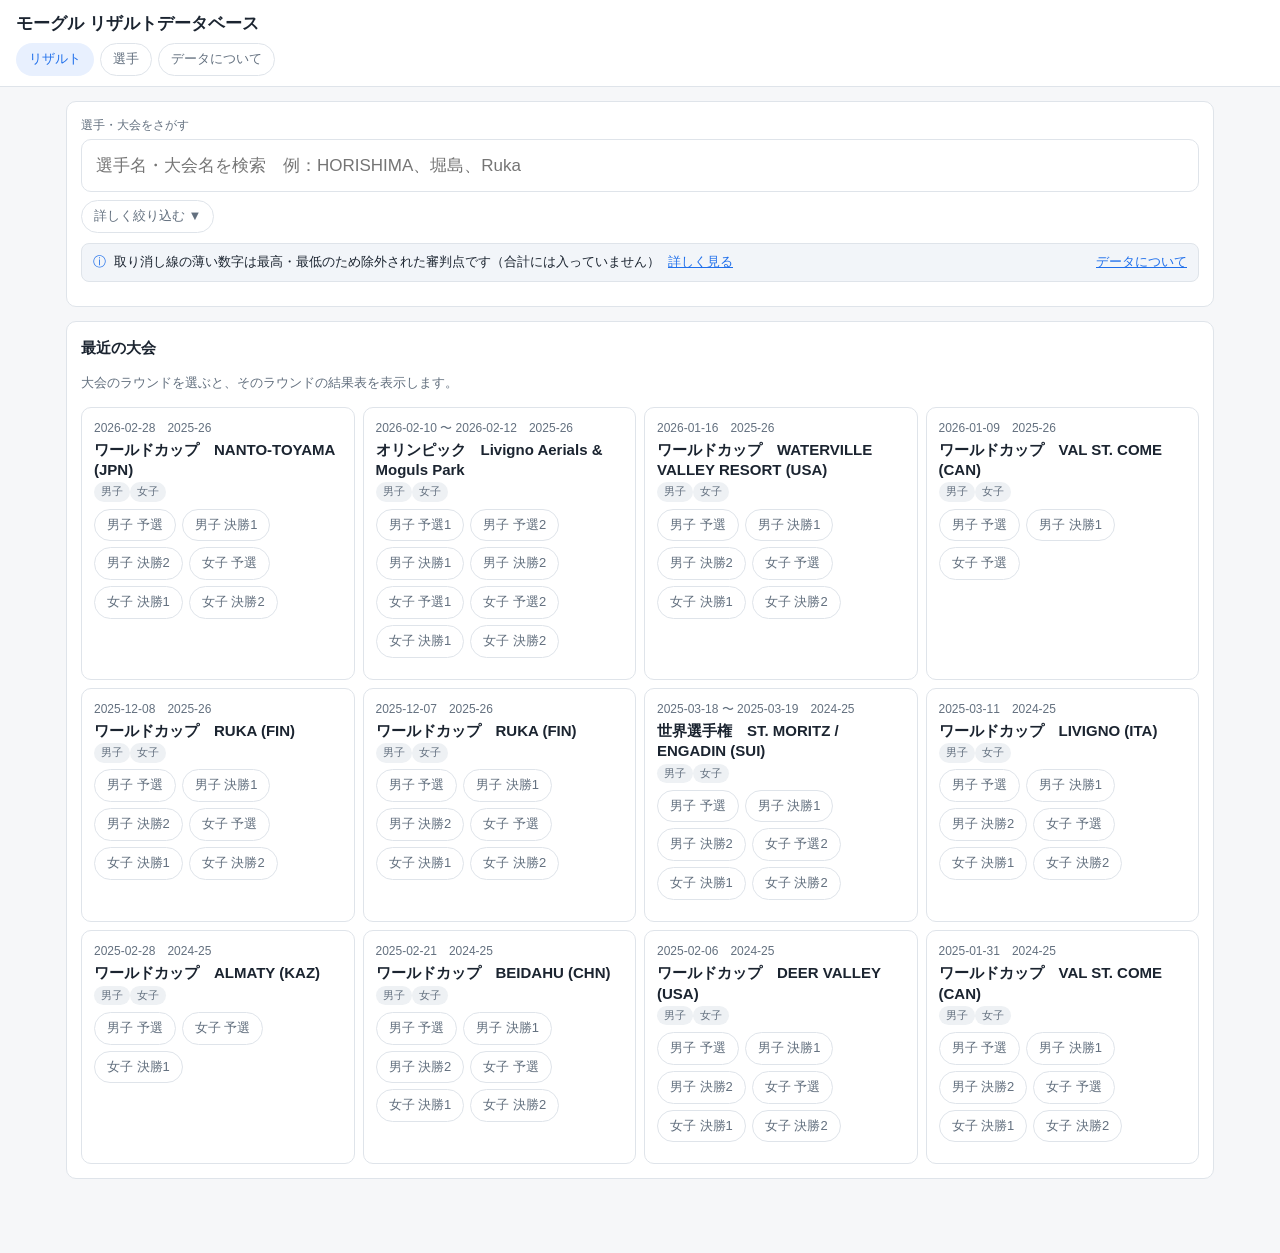
<file: index.html>
<!doctype html>
<html lang="ja">
<head>
<meta charset="utf-8">
<meta name="viewport" content="width=device-width, initial-scale=1, viewport-fit=cover">
<meta name="theme-color" content="#ffffff">
<meta name="apple-mobile-web-app-capable" content="yes">
<meta name="apple-mobile-web-app-status-bar-style" content="default">
<meta name="apple-mobile-web-app-title" content="モーグルDB">
<link rel="apple-touch-icon" sizes="180x180" href="apple-touch-icon.png">
<!-- 検索エンジンにインデックスさせない（robots.txt と対で効かせる）。
     元データは FIS の PDF で氏名検索に引っかかりにくいが、このサイトは HTML なので
     そのままだと選手名・審判名が検索結果に出る。URL を知っていれば見られる状態は変わらない。 -->
<meta name="robots" content="noindex,nofollow">
<title>リザルト | モーグル リザルトデータベース</title>
<link rel="stylesheet" href="css/style.css">
</head>
<body>
<main id="app">
  <!-- 入口は検索。いきなり全ランの表は出さない -->
  <div class="card hero">
    <label class="hero-search">
      <span class="hero-label">選手・大会をさがす</span>
      <input type="search" id="q" autocomplete="off"
             placeholder="選手名・大会名を検索　例：HORISHIMA、堀島、Ruka">
    </label>
    <div id="suggest" class="suggest" hidden></div>
    <div class="hero-actions">
      <button class="chip" id="toggle-filters" aria-expanded="false">詳しく絞り込む ▼</button>
      <button class="chip" id="reset" hidden>条件をクリア</button>
    </div>
    <div class="controls" id="filters" hidden>
      <label>シーズン<select id="f-season"></select></label>
      <label>大会種別<select id="f-series"></select></label>
      <label>男女<select id="f-gender"></select></label>
    </div>
    <div id="note-slot"></div>
  </div>

  <!-- 初期表示：最近の大会。ここから入る -->
  <div class="card" id="recent-card">
    <h2 id="recent-title">最近の大会</h2>
    <p class="meta">大会のラウンドを選ぶと、そのラウンドの結果表を表示します。</p>
    <div id="recent" class="meet-grid"></div>
  </div>

  <div class="card" id="results-card" hidden>
    <p class="meta"><button class="link-button" id="back-to-list">← 大会一覧に戻る</button></p>
    <div id="event-head"></div>
    <div id="round-chips" class="round-chips"></div>
    <div id="round-head"></div>
    <div class="results-head">
      <!-- 結果表の見た目。FIS の公式リザルト PDF と同じ並び（既定）か、1ラン1行の表か。
           選択は localStorage に覚える。狭い画面ではカード表示になるので出さない -->
      <div class="view-toggle" id="view-toggle" role="group" aria-label="表示形式">
        <button class="chip" type="button" data-view="fis" aria-pressed="true">FIS形式</button>
        <button class="chip" type="button" data-view="table" aria-pressed="false">表形式</button>
      </div>
      <div class="pager" id="pager-top"></div>
    </div>
    <div id="results"></div>
    <div class="pager pager-bottom" id="pager-bottom"></div>
  </div>
</main>
<script type="module" src="js/index.js"></script>
</body>
</html>
</file>
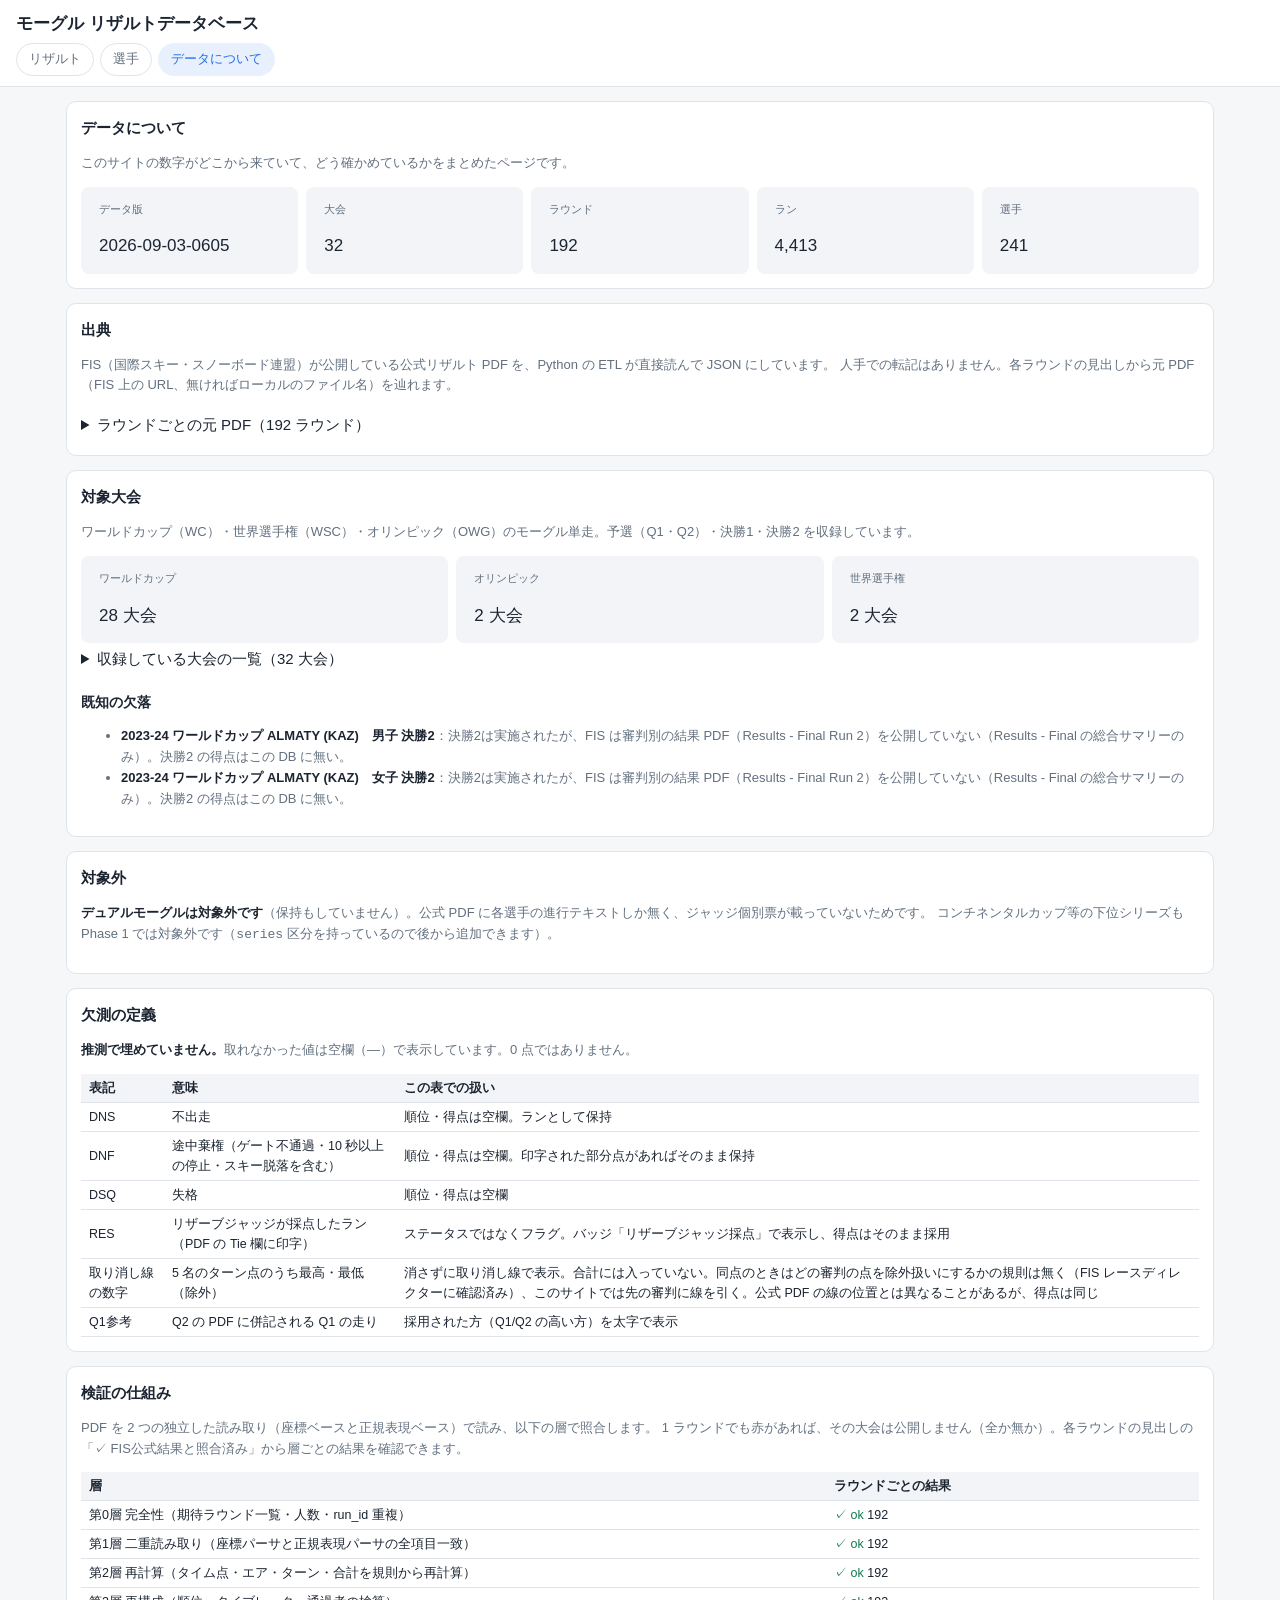
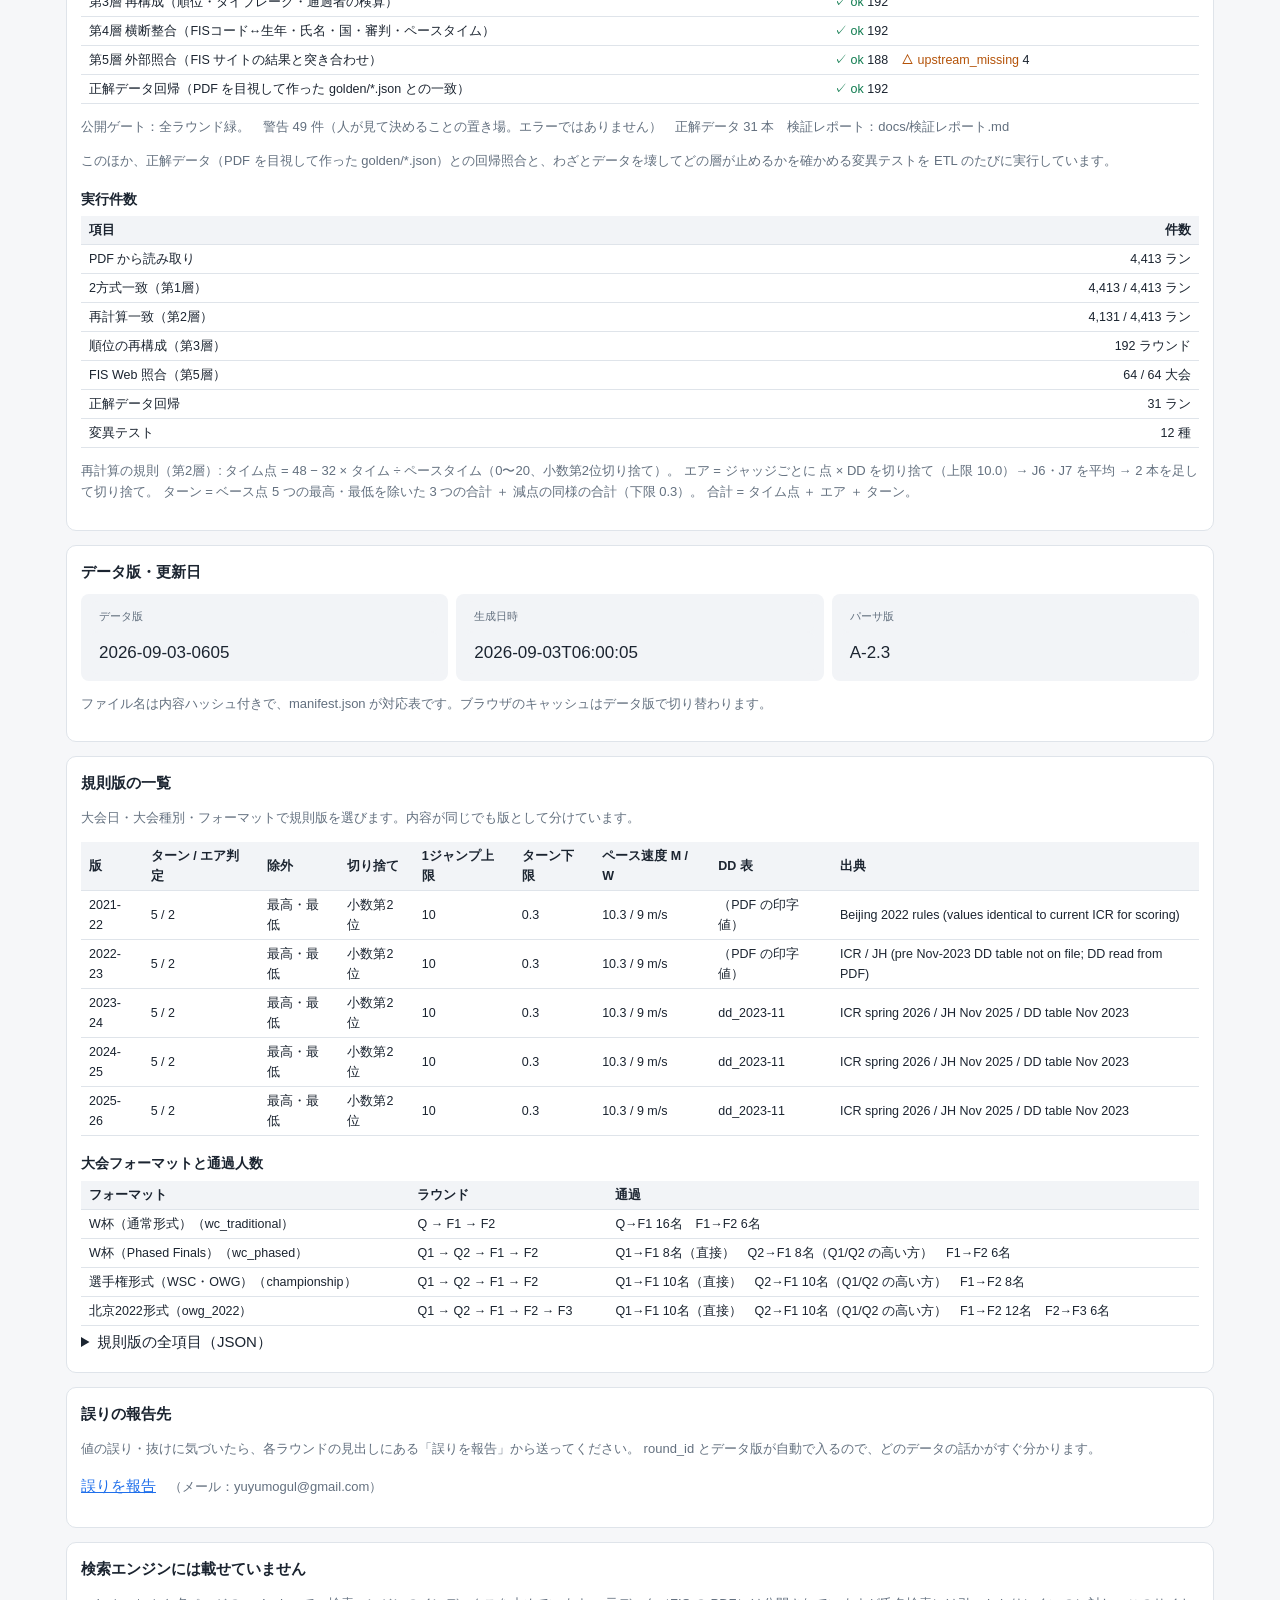
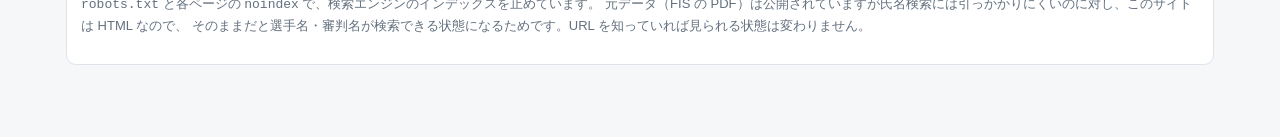
<file: about.html>
<!doctype html>
<html lang="ja">
<head>
<meta charset="utf-8">
<meta name="viewport" content="width=device-width, initial-scale=1, viewport-fit=cover">
<meta name="theme-color" content="#ffffff">
<meta name="apple-mobile-web-app-capable" content="yes">
<meta name="apple-mobile-web-app-status-bar-style" content="default">
<meta name="apple-mobile-web-app-title" content="モーグルDB">
<link rel="apple-touch-icon" sizes="180x180" href="apple-touch-icon.png">
<meta name="robots" content="noindex,nofollow">
<title>データについて | モーグル リザルトデータベース</title>
<link rel="stylesheet" href="css/style.css">
</head>
<body>
<main id="app">
  <div class="card">
    <h2>データについて</h2>
    <p class="meta">このサイトの数字がどこから来ていて、どう確かめているかをまとめたページです。</p>
    <div id="status"></div>
  </div>

  <div class="card">
    <h2>出典</h2>
    <p class="meta">
      FIS（国際スキー・スノーボード連盟）が公開している公式リザルト PDF を、Python の ETL が直接読んで JSON にしています。
      人手での転記はありません。各ラウンドの見出しから元 PDF（FIS 上の URL、無ければローカルのファイル名）を辿れます。
    </p>
    <div id="sources"></div>
  </div>

  <div class="card">
    <h2>対象大会</h2>
    <p class="meta">ワールドカップ（WC）・世界選手権（WSC）・オリンピック（OWG）のモーグル単走。予選（Q1・Q2）・決勝1・決勝2 を収録しています。</p>
    <div id="events"></div>
  </div>

  <div class="card">
    <h2>対象外</h2>
    <p class="meta">
      <strong>デュアルモーグルは対象外です</strong>（保持もしていません）。公式 PDF に各選手の進行テキストしか無く、ジャッジ個別票が載っていないためです。
      コンチネンタルカップ等の下位シリーズも Phase 1 では対象外です（<code>series</code> 区分を持っているので後から追加できます）。
    </p>
  </div>

  <div class="card">
    <h2>欠測の定義</h2>
    <p class="meta"><strong>推測で埋めていません。</strong>取れなかった値は空欄（—）で表示しています。0 点ではありません。</p>
    <div class="table-wrap"><table class="mini">
      <thead><tr><th class="no-sort">表記</th><th class="no-sort">意味</th><th class="no-sort">この表での扱い</th></tr></thead>
      <tbody>
        <tr><td>DNS</td><td>不出走</td><td>順位・得点は空欄。ランとして保持</td></tr>
        <tr><td>DNF</td><td>途中棄権（ゲート不通過・10 秒以上の停止・スキー脱落を含む）</td><td>順位・得点は空欄。印字された部分点があればそのまま保持</td></tr>
        <tr><td>DSQ</td><td>失格</td><td>順位・得点は空欄</td></tr>
        <tr><td>RES</td><td>リザーブジャッジが採点したラン（PDF の Tie 欄に印字）</td><td>ステータスではなくフラグ。バッジ「リザーブジャッジ採点」で表示し、得点はそのまま採用</td></tr>
        <tr><td>取り消し線の数字</td><td>5 名のターン点のうち最高・最低（除外）</td><td>消さずに取り消し線で表示。合計には入っていない。同点のときはどの審判の点を除外扱いにするかの規則は無く（FIS レースディレクターに確認済み）、このサイトでは先の審判に線を引く。公式 PDF の線の位置とは異なることがあるが、得点は同じ</td></tr>
        <tr><td>Q1参考</td><td>Q2 の PDF に併記される Q1 の走り</td><td>採用された方（Q1/Q2 の高い方）を太字で表示</td></tr>
      </tbody>
    </table></div>
  </div>

  <div class="card">
    <h2>検証の仕組み</h2>
    <p class="meta">
      PDF を 2 つの独立した読み取り（座標ベースと正規表現ベース）で読み、以下の層で照合します。
      1 ラウンドでも赤があれば、その大会は公開しません（全か無か）。各ラウンドの見出しの「✓ FIS公式結果と照合済み」から層ごとの結果を確認できます。
    </p>
    <div id="layers"></div>
    <p class="meta">
      再計算の規則（第2層）: タイム点 = 48 − 32 × タイム ÷ ペースタイム（0〜20、小数第2位切り捨て）。
      エア = ジャッジごとに 点 × DD を切り捨て（上限 10.0）→ J6・J7 を平均 → 2 本を足して切り捨て。
      ターン = ベース点 5 つの最高・最低を除いた 3 つの合計 ＋ 減点の同様の合計（下限 0.3）。
      合計 = タイム点 ＋ エア ＋ ターン。
    </p>
  </div>

  <div class="card">
    <h2>データ版・更新日</h2>
    <div id="version"></div>
  </div>

  <div class="card">
    <h2>規則版の一覧</h2>
    <p class="meta">大会日・大会種別・フォーマットで規則版を選びます。内容が同じでも版として分けています。</p>
    <div id="rules"></div>
  </div>

  <div class="card">
    <h2>誤りの報告先</h2>
    <p class="meta">
      値の誤り・抜けに気づいたら、各ラウンドの見出しにある「誤りを報告」から送ってください。
      round_id とデータ版が自動で入るので、どのデータの話かがすぐ分かります。
    </p>
    <div id="report"></div>
  </div>

  <div class="card">
    <h2>検索エンジンには載せていません</h2>
    <p class="meta">
      <code>robots.txt</code> と各ページの <code>noindex</code> で、検索エンジンのインデックスを止めています。
      元データ（FIS の PDF）は公開されていますが氏名検索には引っかかりにくいのに対し、このサイトは HTML なので、
      そのままだと選手名・審判名が検索できる状態になるためです。URL を知っていれば見られる状態は変わりません。
    </p>
  </div>
</main>
<script type="module" src="js/about.js"></script>
</body>
</html>
</file>
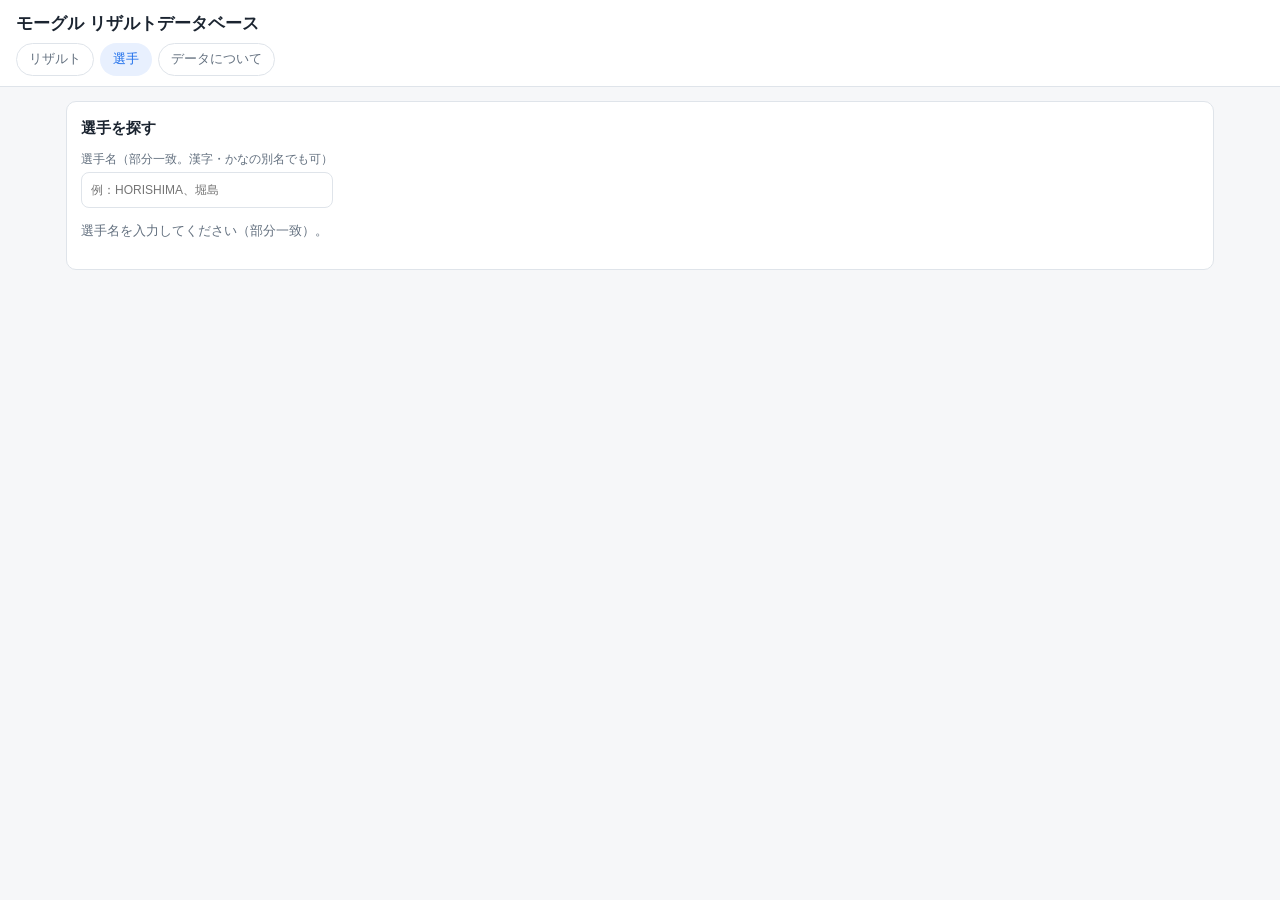
<file: athlete.html>
<!doctype html>
<html lang="ja">
<head>
<meta charset="utf-8">
<meta name="viewport" content="width=device-width, initial-scale=1, viewport-fit=cover">
<meta name="theme-color" content="#ffffff">
<meta name="apple-mobile-web-app-capable" content="yes">
<meta name="apple-mobile-web-app-status-bar-style" content="default">
<meta name="apple-mobile-web-app-title" content="モーグルDB">
<link rel="apple-touch-icon" sizes="180x180" href="apple-touch-icon.png">
<meta name="robots" content="noindex,nofollow">
<title>選手 | モーグル リザルトデータベース</title>
<link rel="stylesheet" href="css/style.css">
</head>
<body>
<main id="app">
  <div class="card" id="search-card">
    <h2>選手を探す</h2>
    <div class="controls">
      <label>選手名（部分一致。漢字・かなの別名でも可）
        <input type="search" id="q" autocomplete="off" placeholder="例：HORISHIMA、堀島">
      </label>
    </div>
    <div id="results"></div>
  </div>

  <div class="card" id="athlete-card" hidden>
    <p class="meta"><a href="athlete.html">← 選手を探す</a></p>
    <div id="profile"></div>
  </div>

  <div class="card" id="history-card" hidden>
    <h2>出場履歴</h2>
    <p class="meta">新しい順。ラウンド名を押すと、そのラウンドの結果表へ移動します。</p>
    <div id="history"></div>
  </div>

  <div class="card" id="breakdown-card" hidden>
    <h2>ランの内訳と上のラインとの差</h2>
    <p class="meta">各ランを、同じラウンドの通過ライン（最下位通過者）と優勝者に対して、タイム点・エア・ターン（ベース／減点）に分けて比べます。差は「このラン − 相手」です。</p>
    <div id="breakdown"></div>
  </div>

  <div class="card" id="jumps-card" hidden>
    <h2>ジャンプ構成の推移</h2>
    <p class="meta">ジャンプコード・DD・実施点（J6/J7 の平均）を時系列で並べています。</p>
    <div id="jumps"></div>
  </div>
</main>
<script type="module" src="js/athlete.js"></script>
</body>
</html>
</file>
<file: css/style.css>
:root {
  --bg: #f6f7f9;
  --panel: #ffffff;
  --ink: #1b2430;
  --muted: #63707f;
  --line: #dfe4ea;
  --accent: #1f6feb;
  --accent-soft: #e8f0fe;
  --warn: #b45309;
  --warn-soft: #fef3c7;
  --official: #0f7b4f;
  --official-soft: #e3f5ec;
  --unofficial: #8a5a00;
  --unofficial-soft: #fdf2dc;
  --radius: 10px;
}

* { box-sizing: border-box; }

/* hidden 属性を必ず効かせる。
   ブラウザ標準の [hidden]{display:none} は、こちらが書いた .controls{display:flex} のような
   クラス指定に負ける。実際、絞り込みが hidden を付けても畳まれないまま公開されていた。 */
[hidden] { display: none !important; }

body {
  margin: 0;
  background: var(--bg);
  color: var(--ink);
  font-family: -apple-system, BlinkMacSystemFont, "Hiragino Sans", "Yu Gothic UI",
               "Noto Sans JP", sans-serif;
  font-size: 15px;
  line-height: 1.6;
  -webkit-text-size-adjust: 100%;
}

a { color: var(--accent); }

header.site {
  background: var(--panel);
  border-bottom: 1px solid var(--line);
  padding: 10px 16px;
  /* ノッチ・ホームバーの内側に収める（viewport-fit=cover と対）。対応外の環境では 0 */
  padding-top: calc(10px + env(safe-area-inset-top, 0px));
  padding-left: max(16px, env(safe-area-inset-left, 0px));
  padding-right: max(16px, env(safe-area-inset-right, 0px));
  position: sticky;
  top: 0;
  z-index: 20;
}
header.site h1 { font-size: 17px; margin: 0 0 6px; }
header.site nav { display: flex; gap: 6px; flex-wrap: wrap; }
header.site nav a {
  padding: 5px 12px;
  border-radius: 999px;
  text-decoration: none;
  color: var(--muted);
  border: 1px solid var(--line);
  font-size: 13px;
}
header.site nav a.active { background: var(--accent-soft); color: var(--accent); border-color: transparent; }

main {
  padding: 14px 16px 60px;
  padding-bottom: calc(60px + env(safe-area-inset-bottom, 0px));
  max-width: 1180px; margin: 0 auto;
}

.card {
  background: var(--panel);
  border: 1px solid var(--line);
  border-radius: var(--radius);
  padding: 14px;
  margin-bottom: 14px;
}
.card h2 { font-size: 15px; margin: 0 0 10px; }
.card h3 { font-size: 14px; margin: 16px 0 6px; }

.controls { display: flex; flex-wrap: wrap; gap: 8px; align-items: flex-end; }
.controls label { display: flex; flex-direction: column; font-size: 12px; color: var(--muted); gap: 3px; }
input[type="search"], input[type="text"], select, button {
  font: inherit;
  padding: 7px 9px;
  border: 1px solid var(--line);
  border-radius: 8px;
  background: #fff;
  color: var(--ink);
  min-height: 36px;
}
input[type="search"] { min-width: 190px; }
button { cursor: pointer; }
button.primary { background: var(--accent); color: #fff; border-color: var(--accent); }
button.chip {
  border-radius: 999px; padding: 5px 12px; min-height: 32px; font-size: 13px;
  background: #fff; color: var(--muted);
}
button.chip[aria-pressed="true"] { background: var(--accent-soft); color: var(--accent); border-color: var(--accent); }

.meta { color: var(--muted); font-size: 13px; }
.meta strong { color: var(--ink); }

.notice {
  background: var(--warn-soft);
  border: 1px solid #f2dca5;
  color: var(--warn);
  border-radius: 8px;
  padding: 9px 11px;
  font-size: 13px;
  margin: 10px 0;
}

.badge {
  display: inline-block;
  font-size: 11px;
  padding: 1px 7px;
  border-radius: 999px;
  white-space: nowrap;
  vertical-align: 1px;
}
.badge.official { background: var(--official-soft); color: var(--official); }
.badge.unofficial { background: var(--unofficial-soft); color: var(--unofficial); }
.badge.flag { background: var(--warn-soft); color: var(--warn); }
.badge.plain { background: #eef1f4; color: var(--muted); }

.table-wrap { overflow-x: auto; -webkit-overflow-scrolling: touch; }
table { border-collapse: collapse; width: 100%; font-size: 13.5px; }
th, td { padding: 6px 9px; border-bottom: 1px solid var(--line); text-align: left; white-space: nowrap; }
th {
  position: sticky; top: 0; background: #f2f4f7; z-index: 1;
  cursor: pointer; user-select: none; font-weight: 600;
}
th.no-sort { cursor: default; }
th[aria-sort="ascending"]::after { content: " ▲"; color: var(--accent); }
th[aria-sort="descending"]::after { content: " ▼"; color: var(--accent); }
td.num, th.num { text-align: right; font-variant-numeric: tabular-nums; }
tbody tr:hover { background: #f8fafc; }
td.blank { color: #b9c2cc; }
.link { color: var(--accent); cursor: pointer; text-decoration: underline; }

.pos-grid { display: grid; grid-template-columns: repeat(11, minmax(38px, 1fr)); gap: 4px; min-width: 460px; }
.pos-grid div { text-align: center; }
.pos-grid .head { font-size: 11px; color: var(--muted); }
.pos-grid .val {
  background: #f2f4f7; border-radius: 6px; padding: 5px 0;
  font-variant-numeric: tabular-nums;
}
.pos-grid .val.empty { background: repeating-linear-gradient(45deg,#fafbfc,#fafbfc 4px,#f1f3f5 4px,#f1f3f5 8px); color: transparent; }

dialog {
  border: none; border-radius: 12px; padding: 0; width: min(680px, 94vw);
  box-shadow: 0 18px 50px rgba(15, 25, 40, .28);
}
dialog::backdrop { background: rgba(15, 25, 40, .45); }
.modal-head {
  display: flex; justify-content: space-between; align-items: flex-start; gap: 10px;
  padding: 14px 16px; border-bottom: 1px solid var(--line);
}
.modal-body { padding: 14px 16px 18px; max-height: 72vh; overflow-y: auto; }
.modal-body h3 { font-size: 13px; color: var(--muted); margin: 16px 0 6px; }

.kv { display: grid; grid-template-columns: repeat(auto-fit, minmax(78px, 1fr)); gap: 8px; }
.kv div { background: #f2f4f7; border-radius: 8px; padding: 7px 9px; }
.kv .k { font-size: 11px; color: var(--muted); }
.kv .v { font-size: 17px; font-variant-numeric: tabular-nums; }

.tag-row { display: flex; flex-wrap: wrap; gap: 6px; margin-top: 6px; }

/* ---- 入口（検索主役） ---------------------------------------------------- */
.hero { position: relative; }
.hero-search { display: block; margin-bottom: 8px; }
.hero-label { display: block; font-size: 12px; color: var(--muted); margin-bottom: 4px; }
.hero-search input[type="search"] {
  width: 100%; font-size: 17px; padding: 12px 14px; border-radius: 10px;
}
.hero-search.compact input[type="search"] { font-size: 15px; padding: 9px 11px; }
.hero-actions { display: flex; flex-wrap: wrap; gap: 6px; margin: 8px 0; }

.suggest {
  border: 1px solid var(--line); border-radius: 10px; overflow: hidden;
  margin-bottom: 8px; background: #fff;
}
.suggest-item {
  display: flex; align-items: baseline; gap: 10px; width: 100%; text-align: left;
  padding: 10px 12px; border: none; border-bottom: 1px solid var(--line);
  background: #fff; cursor: pointer; min-height: 44px;
}
.suggest-item:last-child { border-bottom: none; }
.suggest-item:hover { background: var(--accent-soft); }
.sug-name { font-weight: 600; }
.sug-meta { color: var(--muted); font-size: 12.5px; flex: 1; }
.sug-go { color: var(--accent); font-size: 12.5px; white-space: nowrap; }

.meet-grid { display: grid; grid-template-columns: repeat(auto-fill, minmax(240px, 1fr)); gap: 8px; }
.meet-card {
  text-align: left; padding: 11px 12px; border: 1px solid var(--line);
  border-radius: 10px; background: #fff; cursor: pointer;
}
.meet-card:hover { border-color: var(--accent); background: var(--accent-soft); }
.meet-date { font-size: 12px; color: var(--muted); }
.meet-name { font-weight: 600; margin: 2px 0; line-height: 1.35; }
.meet-sub { font-size: 12px; color: var(--muted); }

/* ---- 注記の3層 ------------------------------------------------------------ */
.note {
  background: #f2f5f9; border: 1px solid var(--line); border-radius: 8px;
  padding: 8px 11px; margin: 10px 0; font-size: 13px;
}
.note-head { display: flex; align-items: baseline; gap: 8px; flex-wrap: wrap; }
.note-icon { color: var(--accent); }
.note-more { margin-left: auto; font-size: 12.5px; }
.note-body { margin-top: 8px; border-top: 1px solid var(--line); padding-top: 8px; }
.note-body p { margin: 6px 0; }
.link-button {
  border: none; background: none; color: var(--accent); cursor: pointer;
  text-decoration: underline; padding: 0; font: inherit; min-height: 0;
}
table.mini { font-size: 12.5px; }
table.mini th, table.mini td { padding: 4px 8px; white-space: normal; }

/* ---- ページング ------------------------------------------------------------ */
.results-head { display: flex; align-items: baseline; justify-content: space-between; gap: 10px; flex-wrap: wrap; }
.pager { display: flex; align-items: center; gap: 8px; flex-wrap: wrap; font-size: 13px; }
.pager-bottom { margin-top: 10px; justify-content: flex-end; }
.pager-count { color: var(--muted); }
.pager-nav { display: flex; align-items: center; gap: 4px; }
.pager-pos { color: var(--muted); font-variant-numeric: tabular-nums; padding: 0 2px; }
.pager button[disabled] { opacity: .4; cursor: default; }

/* ---- 狭い画面のカード表示 -------------------------------------------------- */
.card-list { display: grid; gap: 8px; }
.rec { border: 1px solid var(--line); border-radius: 10px; padding: 10px 12px; background: #fff; }
.rec-head { display: flex; align-items: baseline; justify-content: space-between; gap: 10px; }
.rec-name { font-weight: 600; font-size: 15px; }
.rec-total { font-size: 20px; font-variant-numeric: tabular-nums; }
.rec-meta { font-size: 12.5px; color: var(--muted); margin-top: 2px; }
.rec-tags { display: flex; flex-wrap: wrap; gap: 4px; margin: 6px 0; }
.rec-sub {
  display: grid; grid-template-columns: repeat(5, 1fr); gap: 2px 6px;
  margin: 6px 0 8px; font-size: 13px;
}
.rec-sub dt { color: var(--muted); font-size: 11px; }
.rec-sub dd { margin: 0; font-variant-numeric: tabular-nums; }
.rec-sub dd.blank { color: #b9c2cc; }

/* ---- ジャッジ分析のサマリー ------------------------------------------------ */
.summary-cards { display: grid; grid-template-columns: repeat(auto-fit, minmax(190px, 1fr)); gap: 8px; margin: 10px 0; }
.sum-card { border: 1px solid var(--line); border-radius: 10px; padding: 10px 12px; background: #fbfcfd; }
.sum-title { font-size: 12px; color: var(--muted); }
.sum-value { font-size: 24px; font-variant-numeric: tabular-nums; line-height: 1.3; }
.sum-note { font-size: 11.5px; color: var(--muted); margin-top: 2px; }
.sum-split { display: flex; gap: 6px; flex-wrap: wrap; margin: 4px 0 2px; }
.sum-pill { display: flex; align-items: baseline; gap: 4px; padding: 2px 9px; border-radius: 999px; font-size: 12px; }
.sum-pill-n { font-size: 16px; font-variant-numeric: tabular-nums; }

.trend-low { background: #e7eefb; color: #1f4e9c; }
.trend-mid { background: #eef1f4; color: var(--muted); }
.trend-high { background: #fdeeea; color: #a23c1c; }
.trend-none { background: var(--warn-soft); color: var(--warn); }

.trend-block { border-radius: 10px; padding: 12px 14px; }
.trend-label { font-size: 16px; font-weight: 600; margin-bottom: 4px; }
.trend-value { font-size: 20px; font-variant-numeric: tabular-nums; }
.trend-desc { font-size: 13px; margin-top: 4px; }
.trend-warn { font-size: 12.5px; margin-top: 6px; opacity: .85; }

.meta.small { font-size: 11.5px; }
/* 傾向バッジの意味。誤解されやすいのは詳細より一覧のバッジなので、すぐ下に短く置く */
.trend-hint { margin-top: 2px; line-height: 1.35; white-space: normal; max-width: 22em; }
pre.code { background: #f2f4f7; border-radius: 8px; padding: 8px 10px; font-size: 13px; overflow-x: auto; }
details summary { cursor: pointer; padding: 4px 0; }


/* ======================================================================
   モーグル向けの追加（以上は trampo-results の style.css をそのまま流用）
   ====================================================================== */

/* 除外された審判点（最高・最低）。消さずに薄く出す */
td.discard, .discard { color: #b3bcc6; }
td.discard::after { content: ""; }

/* 結果表の列グループ見出し */
th.grp { text-align: center; background: #e9edf2; font-size: 11.5px; color: var(--muted); }
th.sep, td.sep { border-left: 2px solid var(--line); }

/* Q2 ファイルの二段（Q2 と Q1 参考）。採用された方を太字にする */
tr.counting td { font-weight: 600; }
tr.qref td { color: var(--muted); }
tr.qref td.discard { color: #c9d0d8; }
tr.pair-top td { border-bottom: none; }

/* ---- FIS 公式 PDF と同じ並びの結果表 ------------------------------------------
   1選手 = 3行ブロック。行間を詰め、罫線は選手ごとの下線と合計の上線だけにする。
   数字は等幅数字（tabular-nums）で桁をそろえる。等幅フォントは使わない。 */
.view-toggle { display: flex; gap: 4px; }
.view-toggle button.chip { min-height: 28px; padding: 3px 11px; font-size: 12.5px; }

table.fis {
  font-size: 12px;
  line-height: 1.3;
  font-variant-numeric: tabular-nums;
  color: var(--ink);
  border-top: 1px solid var(--ink);
  border-bottom: 1px solid var(--ink);
}
table.fis th, table.fis td {
  padding: 1px 3px;
  border-bottom: none;
  white-space: nowrap;
  vertical-align: baseline;
}
table.fis thead th {
  position: static;
  cursor: default;
  background: #fff;
  font-size: 11px;
  font-weight: 700;
  text-align: center;
  vertical-align: middle;
  line-height: 1.2;
  padding: 3px 3px;
  border-bottom: 1px solid var(--ink);
}
table.fis thead th.name { text-align: left; }
table.fis thead th.grp { border-bottom: 1px solid var(--line); border-left: 1px solid var(--line); border-right: 1px solid var(--line); }
table.fis thead th.gl { border-left: 1px solid var(--line); }
table.fis thead th.gr { border-right: 1px solid var(--line); }
table.fis td.num { text-align: right; }
table.fis td.name { font-weight: 700; }
table.fis td.name a { color: var(--ink); text-decoration: none; }
table.fis td.name a:hover { text-decoration: underline; color: var(--accent); }
table.fis td.bd { font-weight: 700; text-align: left; padding-left: 8px; }
table.fis td.jump { text-align: left; }
table.fis td.qlab { text-align: center; color: var(--muted); }
table.fis td.bold { font-weight: 700; }
table.fis td.score { padding-left: 10px; }
table.fis td.rule { border-top: 1px solid var(--ink); }
/* 最高・最低で除外された点。PDF と同じ取り消し線＋薄い色。消さない */
table.fis td.discard { text-decoration: line-through; color: var(--muted); }
table.fis .fis-res { margin-left: 4px; font-size: 10.5px; font-weight: 700; color: #1f4e9c; }
table.fis tbody.fis-block > tr:first-child > td { padding-top: 7px; }
table.fis tbody.fis-block > tr:last-child > td { padding-bottom: 7px; border-bottom: 1px solid var(--line); }
table.fis tbody.fis-block:last-child > tr:last-child > td { border-bottom: none; }
table.fis tbody.fis-block:hover { background: #f8fafc; }
table.fis tbody tr:hover { background: transparent; }
/* Q2 の PDF：Q2 の走りの下に積む Q1 の走り。PDF と同じく少し空けるだけ */
table.fis tr.fis-sub > td { padding-top: 9px; }
/* 余った幅は Name 列に寄せ、数字の列は PDF のように詰める */
table.fis th.name { width: 100%; }

/* ラウンド見出しの照合行 */
.round-head { display: flex; align-items: baseline; gap: 10px; flex-wrap: wrap; margin-bottom: 6px; }
.round-title { font-size: 15px; font-weight: 600; margin: 0; }
.verify-line { font-size: 13px; }
.verify-ok { color: var(--official); }
.verify-ng { color: var(--warn); }
.verify-gap { color: #b45309; }   /* upstream_missing: 緑にしない（琥珀） */
.verify-body { margin: 6px 0 10px; }
.verify-body ul { margin: 4px 0; padding-left: 1.4em; }
.tag-row a, .tag-row .link-button { font-size: 12.5px; }

/* ラウンドを選ぶチップ。日付は広い画面では「（日付）」、狭い画面では2行目に小さく */
.round-chips { display: flex; flex-wrap: wrap; gap: 6px; margin: 6px 0 10px; }
.round-chips button.chip.active { background: var(--accent-soft); color: var(--accent); border-color: var(--accent); }
.chip-sub::before { content: "（"; }
.chip-sub::after { content: "）"; }

/* 選手ページ：内訳パネル */
.breakdown { border: 1px solid var(--line); border-radius: 10px; padding: 10px 12px; margin: 8px 0; background: #fbfcfd; }
.breakdown summary { font-weight: 600; }
.breakdown .bd-sub { font-size: 12.5px; color: var(--muted); font-weight: 400; margin-left: 6px; }
.diff-pos { color: var(--official); }
.diff-neg { color: #b42318; }
.diff-zero { color: var(--muted); }
.econ { background: #f2f5f9; border: 1px solid var(--line); border-radius: 8px; padding: 8px 11px; margin-top: 8px; font-size: 13px; }
.econ h4 { margin: 0 0 4px; font-size: 13px; }
.econ p { margin: 4px 0; }
.econ .formula { color: var(--muted); font-size: 12px; }
.judge-marks { display: flex; flex-wrap: wrap; gap: 4px; font-variant-numeric: tabular-nums; }
.judge-marks span { background: #f2f4f7; border-radius: 6px; padding: 1px 7px; font-size: 12.5px; }
.judge-marks span.discard { background: #f7f8fa; }
.badge.res { background: #e7eefb; color: #1f4e9c; }
.badge.gender { background: #eef1f4; color: var(--muted); }
.badge.status { background: var(--warn-soft); color: var(--warn); }

/* about のレイヤー表 */
.layer-ok { color: var(--official); }
.layer-ng { color: var(--warn); }

/* 大会カードの既知の欠落（known_gaps）。一行＋押すと全文 */
.gap-line { margin-top: 6px; font-size: 12px; color: var(--muted); }
.gap-line summary { cursor: pointer; list-style: none; padding: 0; }
.gap-line summary::-webkit-details-marker { display: none; }
.gap-line ul { margin: 4px 0 0; padding-left: 1.4em; white-space: normal; }

/* ---- 狭い画面（≤700px）向けの部品 ------------------------------------------
   選手はほぼスマホ（iPhone Safari）で見る。ここは代替表示ではなく主役。 */

/* 内訳表の見出し：狭い画面では短い表記に切り替える（.lbl-w = 広い画面、.lbl-n = 狭い画面） */
.lbl-n { display: none; }
.narrow-only { display: none; }

/* リザルト：1選手1カード。見出し行 ＋ FIS の PDF と同じ並びの3行ブロック */
/* grid の子は既定で min-width:auto（中身の幅まで広がる）。カードは列幅に収める */
.card-list > * { min-width: 0; }
.fis-card { padding: 8px 8px 6px; }
.fis-card-head {
  display: flex; align-items: baseline; gap: 6px; font-size: 15px; line-height: 1.35;
}
.fis-card-head .fis-rank { font-weight: 700; font-variant-numeric: tabular-nums; min-width: 1.6em; }
.fis-card-head .fis-name { font-weight: 700; flex: 1 1 auto; min-width: 0; overflow-wrap: anywhere; }
.fis-card-head .fis-name a { color: var(--ink); text-decoration: none; }
.fis-card-head .fis-noc { color: var(--muted); font-size: 12.5px; }
.fis-card-head .fis-score {
  font-weight: 700; font-variant-numeric: tabular-nums; text-align: right; white-space: nowrap;
  margin-left: auto; font-size: 16px;
}
.fis-card-head .fis-res, .fis-sub-head .fis-res { margin-left: 4px; font-size: 10.5px; font-weight: 700; color: #1f4e9c; }
.fis-card-head .fis-status, .fis-sub-head .fis-status { font-weight: 700; color: var(--warn); }
/* Q2 の PDF：カード内に Q2 → Q1 の順で積む。段の見出しに採用マークと段の得点 */
.fis-sub-head {
  display: flex; align-items: baseline; gap: 6px; margin-top: 6px; font-size: 12px; color: var(--muted);
}
.fis-sub-head .fis-sub-score { margin-left: auto; font-variant-numeric: tabular-nums; }
.fis-sub-head.counting { color: var(--ink); }
.fis-sub-head.counting .fis-sub-score { font-weight: 700; }
/* 得点ブロック：横スクロールさせず 360px に収める2段構成。
   上段 = タイム（秒・タイム点）｜エア2本（J6 J7 ジャンプ DD）｜エア計、下段 = ターン（B/D の J1〜J5 と計、ターン計） */
.fis-mini-block {
  margin-top: 4px; border-top: 1px solid var(--line); padding-top: 4px;
  font-size: 12.5px; line-height: 1.35; font-variant-numeric: tabular-nums;
}
.fm-timeair { display: flex; align-items: center; gap: 10px; }
.fm-time { display: flex; flex-direction: column; min-width: 3.8em; }
.fm-time .fm-sec-val { color: var(--muted); white-space: nowrap; }
.fm-time b, .fm-total b { font-weight: 700; }
.fm-total { margin-left: auto; display: flex; flex-direction: column; align-items: flex-end; white-space: nowrap; }
.fm-lbl { font-size: 11px; color: var(--muted); }
table.fis.fis-mini { width: auto; font-size: inherit; line-height: inherit; border-top: none; border-bottom: none; }
table.fis.fis-mini td { padding: 0 3px; }
table.fis.fis-mini td.jump { padding: 0 4px; }
table.fis.fis-mini.fm-turns { width: 100%; margin-top: 4px; border-top: 1px solid var(--line); }
table.fis.fis-mini.fm-turns td { padding: 2px 2px; }
table.fis.fis-mini.fm-turns td.bd { padding-left: 0; }
table.fis.fis-mini.fm-turns td.tot { font-weight: 700; padding-left: 8px; }
table.fis.fis-mini.fm-turns td.lbl { font-weight: 400; color: var(--muted); font-size: 11px; text-align: left; }
table.fis.fis-mini.fm-turns td.rule { border-top: 1px solid var(--ink); }
.fis-legend { margin: 0 0 8px; line-height: 1.4; }

/* 選手ページ：出場履歴のカード（押すとそのランの内訳・点の経済学を開く） */
.hist { border: 1px solid var(--line); border-radius: 10px; background: #fff; }
.hist > summary, .hist-static {
  list-style: none; cursor: pointer; padding: 9px 12px; min-height: 44px; position: relative;
}
.hist > summary::-webkit-details-marker { display: none; }
.hist > summary::after {
  content: "▾"; position: absolute; right: 12px; bottom: 8px; color: var(--muted); font-size: 12px;
}
.hist[open] > summary::after { content: "▴"; }
.hist[open] > summary { border-bottom: 1px solid var(--line); }
.hist-static { cursor: default; }
.hist-l1 { display: flex; flex-wrap: wrap; align-items: baseline; gap: 4px 8px; line-height: 1.4; }
.hist-date { color: var(--muted); font-size: 12.5px; font-variant-numeric: tabular-nums; }
.hist-event { flex: 1 1 auto; min-width: 0; overflow-wrap: anywhere; font-size: 13.5px; }
.hist-round { font-size: 13.5px; white-space: nowrap; }
.hist-rank { font-weight: 700; white-space: nowrap; }
.hist-score { font-weight: 700; font-size: 16px; font-variant-numeric: tabular-nums; margin-left: auto; white-space: nowrap; }
.hist-l2 {
  display: flex; flex-wrap: wrap; gap: 2px 12px; margin-top: 2px; font-size: 12.5px; color: var(--muted);
  font-variant-numeric: tabular-nums; padding-right: 18px;
}
.hist-l2 b { color: var(--ink); font-weight: 600; }
.hist-body { padding: 8px 12px 10px; }
.hist-go { margin: 0 0 8px; font-size: 13px; }

@media (max-width: 700px) {
  main {
    padding: 12px 10px 60px;
    padding-bottom: calc(60px + env(safe-area-inset-bottom, 0px));
    padding-left: max(10px, env(safe-area-inset-left, 0px));
    padding-right: max(10px, env(safe-area-inset-right, 0px));
  }
  .card { padding: 10px; }
  th, td { padding: 5px 7px; font-size: 13px; }
  .round-chips button.chip {
    flex: 1 1 30%; display: inline-flex; flex-direction: column; align-items: center; justify-content: center;
    gap: 0; line-height: 1.25; padding: 6px 8px;
  }
  .chip-sub { display: block; font-size: 11px; color: var(--muted); font-variant-numeric: tabular-nums; }
  .chip-sub::before, .chip-sub::after { content: none; }
  .controls label { flex: 1 1 44%; }
  .meet-grid { grid-template-columns: 1fr; }
  .results-head { flex-direction: column; align-items: stretch; }
  .pager-bottom { justify-content: center; }
  .sum-value { font-size: 21px; }
  .kv .v { font-size: 16px; overflow-wrap: anywhere; }

  /* ナビ：固定ヘッダを薄く保ちつつ、ピルは 44px */
  header.site { padding-top: calc(6px + env(safe-area-inset-top, 0px)); padding-bottom: 6px; }
  header.site h1 { font-size: 14px; margin: 0 0 4px; }
  header.site nav { gap: 6px; }
  header.site nav a {
    flex: 1 1 0; display: inline-flex; align-items: center; justify-content: center;
    min-height: 44px; font-size: 14px; padding: 5px 8px;
  }

  /* 押しやすさ優先。iPhoneでの誤タップを減らす。
     入力は 16px 未満だと iOS Safari がフォーカス時に拡大するので 16px にする */
  button.chip, .suggest-item { min-height: 44px; }
  button.chip { padding: 8px 14px; font-size: 14px; }
  input[type="search"], input[type="text"], select { font-size: 16px; min-height: 44px; }
  input[type="search"] { min-width: 0; width: 100%; }
  .hero-search input[type="search"] { font-size: 16px; padding: 11px 14px; }
  .hero-search.compact input[type="search"] { font-size: 16px; }
  #search-card .controls label { flex: 1 1 100%; }
  .link-button { min-height: 44px; display: inline-flex; align-items: center; }
  .note-head .link-button { min-height: 32px; }
  .gap-line summary, details.breakdown > summary { min-height: 44px; display: flex; align-items: center; flex-wrap: wrap; }
  .pager-nav { gap: 8px; }

  /* 内訳表（6列）が 360px で収まるように詰め、見出しは短い表記に切り替える */
  table.mini th, table.mini td { padding: 4px 4px; font-size: 12px; }
  table.mini th { font-size: 11.5px; }
  .lbl-w { display: none; }
  .lbl-n { display: inline; }
  .narrow-only { display: block; }
  .breakdown { padding: 8px 8px; }
  .round-head { flex-direction: column; gap: 2px; }
  .econ { font-size: 12.5px; padding: 8px 9px; }
  /* 狭い画面はカード表示なので、FIS形式／表形式の切替は出さない */
  .view-toggle { display: none; }
}
</file>
